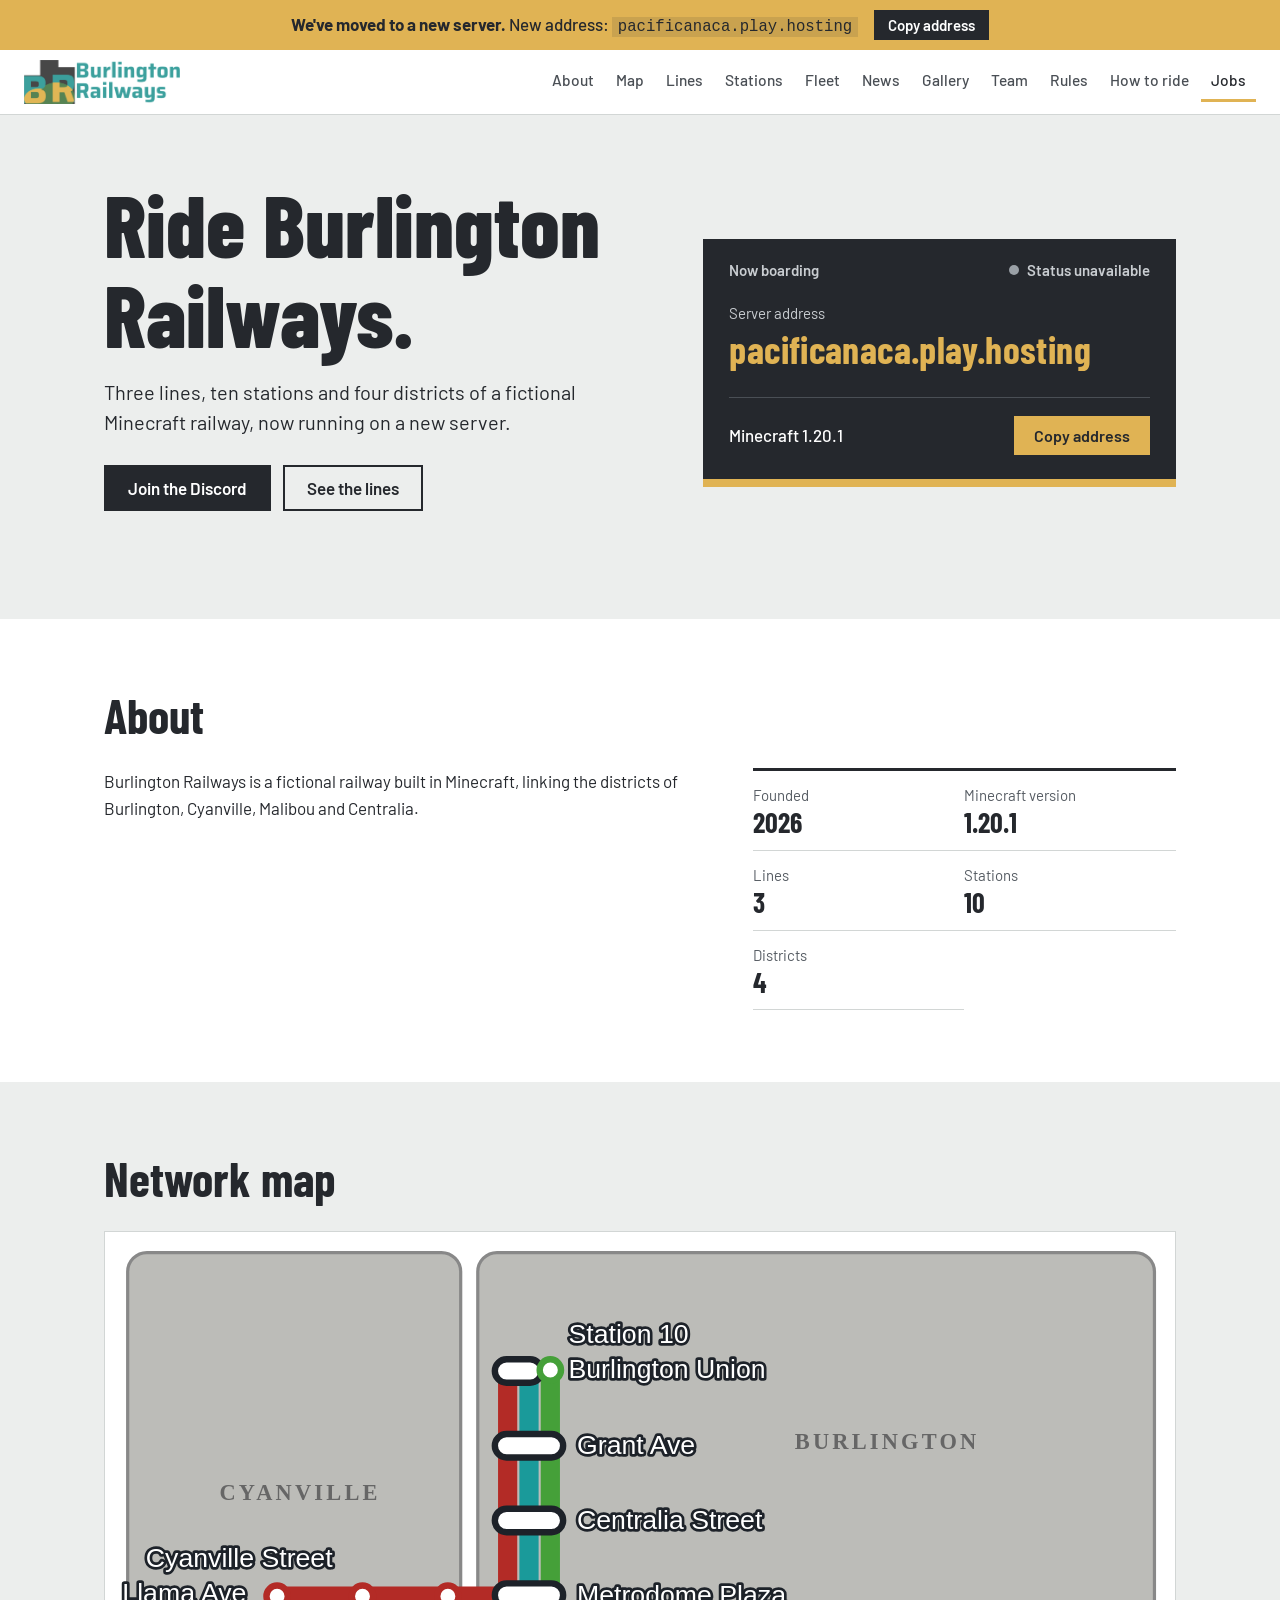
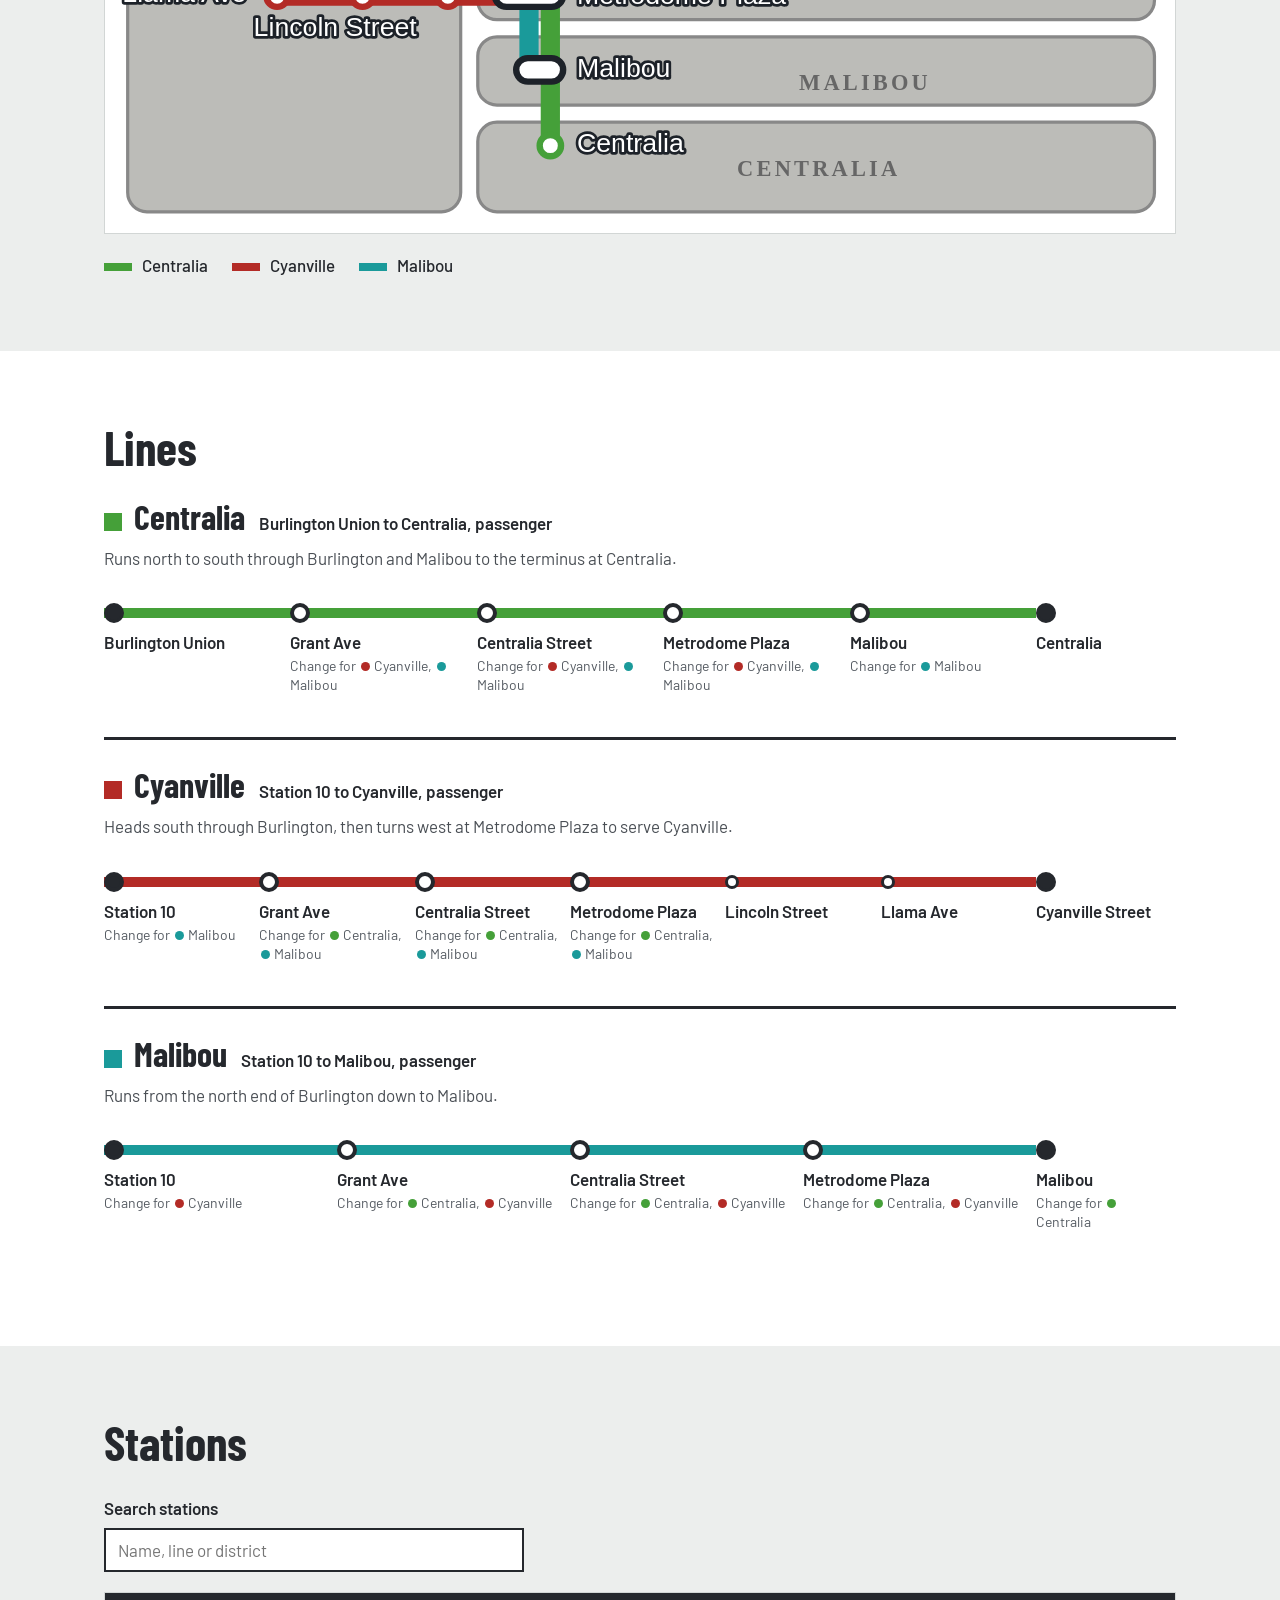
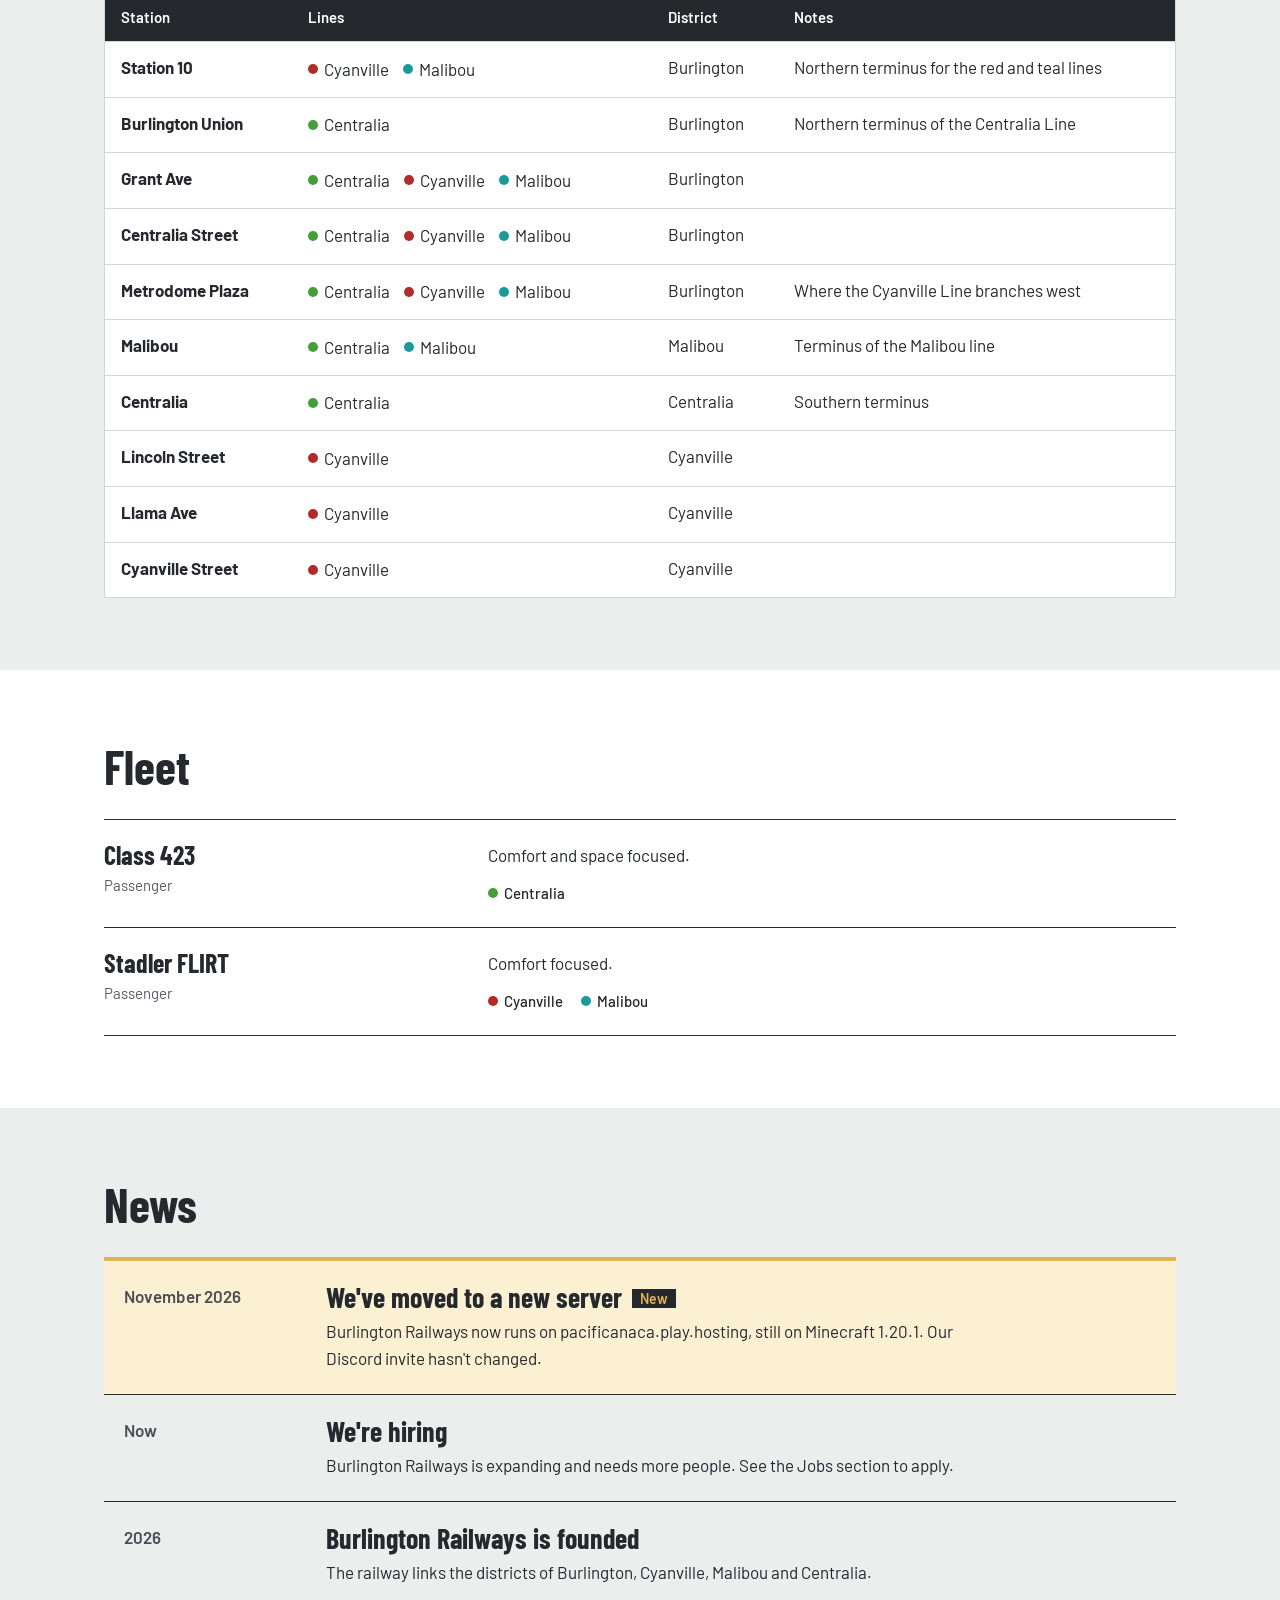
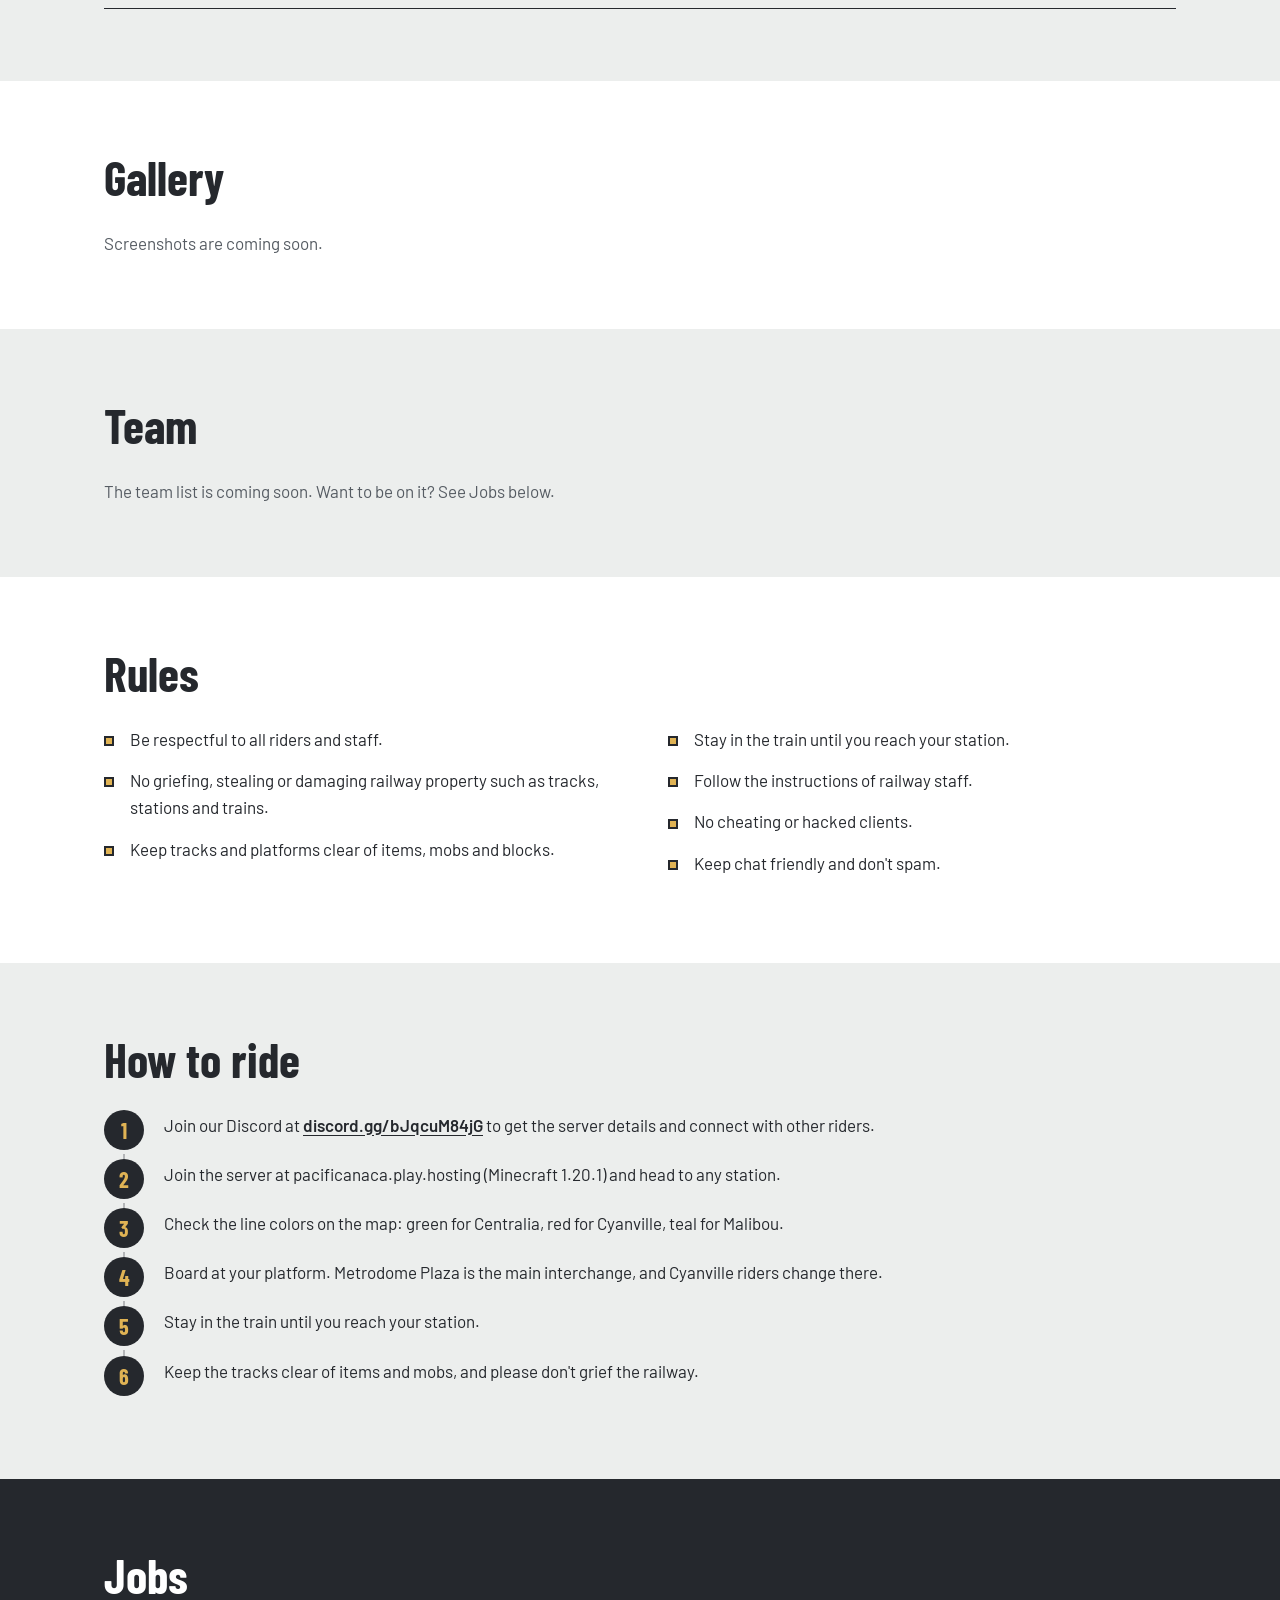
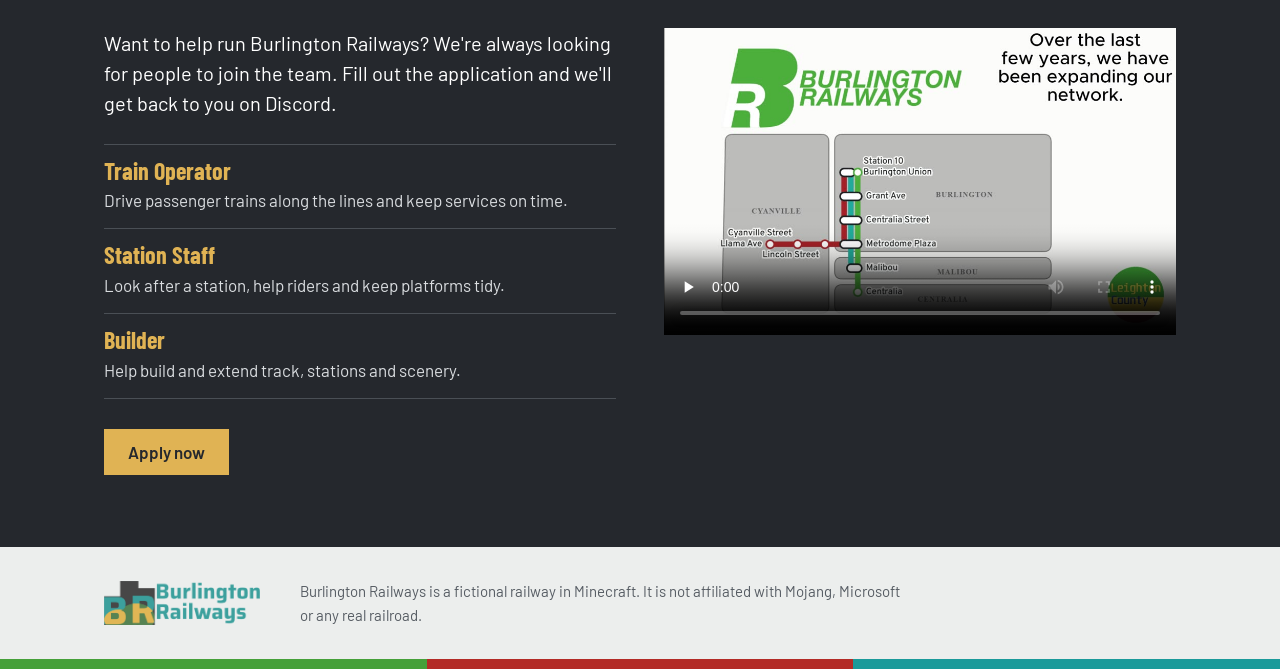
<file: index.html>
<!doctype html>
<html lang="en">
<head>
<meta charset="utf-8">
<meta name="viewport" content="width=device-width, initial-scale=1">
<title>Burlington Railways</title>
<meta name="description" content="Burlington Railways is a fictional Minecraft railway. Lines, stations, fleet, jobs and how to ride.">
<link rel="icon" href="[data-uri]">
<link rel="preconnect" href="https://fonts.googleapis.com">
<link rel="preconnect" href="https://fonts.gstatic.com" crossorigin>
<link href="https://fonts.googleapis.com/css2?family=Barlow:wght@400;500;600&family=Barlow+Condensed:wght@600;700;800&display=swap" rel="stylesheet">
<link rel="stylesheet" href="style.css">
</head>
<body>
<a class="skip" href="#about">Skip to content</a>

<div class="notice" id="notice" hidden>
  <p><strong id="notice-text"></strong> <span class="nt-addr">New address: <code id="notice-addr"></code></span></p>
  <button type="button" class="nt-copy" data-copy>Copy address</button>
</div>

<header class="head">
  <a class="brand" href="#top" aria-label="Burlington Railways, top of page"><span class="brand-logo" role="img" aria-label="Burlington Railways"></span></a>
  <nav class="nav" aria-label="Sections">
    <a href="#about">About</a>
    <a href="#map">Map</a>
    <a href="#lines">Lines</a>
    <a href="#stations">Stations</a>
    <a href="#fleet">Fleet</a>
    <a href="#news">News</a>
    <a href="#gallery">Gallery</a>
    <a href="#team">Team</a>
    <a href="#rules">Rules</a>
    <a href="#ride">How to ride</a>
    <a href="#jobs">Jobs</a>
  </nav>
</header>

<main id="top">
  <section class="hero">
    <div class="wrap hero-grid">
      <div class="hero-copy">
        <h1 id="hero-title">Ride Burlington Railways.</h1>
        <p class="lede" id="hero-sub"></p>
        <div class="cta">
          <a class="btn" id="discord-join" href="#" target="_blank" rel="noopener">Join the Discord</a>
          <a class="btn btn-line" href="#lines">See the lines</a>
        </div>
        <p class="small" id="discord-counts"></p>
      </div>

      <aside class="board" aria-label="Server details">
        <div class="board-top"><span>Now boarding</span><span class="status unknown" id="board-status"><i></i><span id="board-status-text">Checking server</span></span></div>
        <p class="board-label">Server address</p>
        <p class="board-addr" id="board-address"></p>
        <div class="board-foot">
          <span id="board-version"></span>
          <button type="button" class="btn btn-y" data-copy>Copy address</button>
        </div>
      </aside>
    </div>
  </section>

  <section class="band" id="about">
    <div class="wrap">
      <h2>About</h2>
      <div class="about-grid">
        <p class="prose" id="about-text"></p>
        <dl class="facts" id="facts"></dl>
      </div>
    </div>
  </section>

  <section class="band alt" id="map">
    <div class="wrap">
      <h2>Network map</h2>
      <div class="map-frame"><svg viewBox="160 470 980 540" role="img" aria-label="Network map of Burlington Railways" class="netmap">
          <style>
            .d { fill:#bcbcb8; stroke:#888; stroke-width:3; }
            .dl { font-family: Georgia, serif; font-weight:700; letter-spacing:3px; fill:#666; font-size:21px; }
            .ln { fill:none; stroke-width:18; stroke-linecap:round; stroke-linejoin:round; }
            .st { fill:#fff; stroke:#1d2229; stroke-width:6; }
            .tl { fill:#fff; stroke-width:6; }
            .lb { font-family: "Helvetica Neue", Arial, sans-serif; font-size:25px; fill:#fff; stroke:#1d2229; stroke-width:5; paint-order:stroke; stroke-linejoin:round; }
          </style>
          <rect class="d" x="170" y="478" width="312" height="524" rx="18"/>
          <rect class="d" x="498" y="478" width="634" height="344" rx="18"/>
          <rect class="d" x="498" y="838" width="634" height="64" rx="18"/>
          <rect class="d" x="498" y="918" width="634" height="84" rx="18"/>
          <text class="dl" x="256" y="710">CYANVILLE</text>
          <text class="dl" x="795" y="662">BURLINGTON</text>
          <text class="dl" x="799" y="888">MALIBOU</text>
          <text class="dl" x="741" y="968">CENTRALIA</text>

          <path class="ln" stroke="#b32b26" d="M526 588 V800 H310"/>
          <path class="ln" stroke="#1a9a9a" d="M546 588 V868"/>
          <path class="ln" stroke="#45a039" d="M566 588 V940"/>

          <rect class="st" x="514" y="578" width="44" height="22" rx="11"/>
          <rect class="st" x="514" y="648" width="64" height="22" rx="11"/>
          <rect class="st" x="514" y="718" width="64" height="22" rx="11"/>
          <rect class="st" x="514" y="788" width="64" height="22" rx="11"/>
          <rect class="st" x="534" y="858" width="44" height="22" rx="11"/>
          <circle class="tl" cx="566" cy="588" r="10" stroke="#45a039"/>
          <circle class="tl" cx="566" cy="940" r="10" stroke="#45a039"/>
          <circle class="tl" cx="310" cy="800" r="10" stroke="#b32b26"/>
          <circle class="tl" cx="390" cy="800" r="10" stroke="#b32b26"/>
          <circle class="tl" cx="470" cy="800" r="10" stroke="#b32b26"/>

          <text class="lb" x="583" y="563">Station 10</text>
          <text class="lb" x="583" y="596">Burlington Union</text>
          <text class="lb" x="591" y="667">Grant Ave</text>
          <text class="lb" x="591" y="737">Centralia Street</text>
          <text class="lb" x="591" y="807">Metrodome Plaza</text>
          <text class="lb" x="591" y="876">Malibou</text>
          <text class="lb" x="591" y="946">Centralia</text>
          <text class="lb" x="187" y="773">Cyanville Street</text>
          <text class="lb" x="165" y="805">Llama Ave</text>
          <text class="lb" x="288" y="837">Lincoln Street</text>
        </svg></div>
      <ul class="legend" id="legend"></ul>
    </div>
  </section>

  <section class="band" id="lines">
    <div class="wrap">
      <h2>Lines</h2>
      <div id="lines-list"></div>
    </div>
  </section>

  <section class="band alt" id="stations">
    <div class="wrap">
      <h2>Stations</h2>
      <label class="filter"><span>Search stations</span><input id="station-filter" type="search" placeholder="Name, line or district" autocomplete="off"></label>
      <div class="table-wrap">
        <table>
          <thead><tr><th scope="col">Station</th><th scope="col">Lines</th><th scope="col">District</th><th scope="col">Notes</th></tr></thead>
          <tbody id="stations-body"></tbody>
        </table>
      </div>
    </div>
  </section>

  <section class="band" id="fleet">
    <div class="wrap">
      <h2>Fleet</h2>
      <div class="rows" id="fleet-list"></div>
    </div>
  </section>

  <section class="band alt" id="news">
    <div class="wrap">
      <h2>News</h2>
      <ol class="news" id="news-list"></ol>
    </div>
  </section>

  <section class="band" id="gallery">
    <div class="wrap">
      <h2>Gallery</h2>
      <div class="gallery" id="gallery-list"></div>
    </div>
  </section>

  <section class="band alt" id="team">
    <div class="wrap">
      <h2>Team</h2>
      <div class="rows" id="team-list"></div>
    </div>
  </section>

  <section class="band" id="rules">
    <div class="wrap">
      <h2>Rules</h2>
      <ul class="rules" id="rules-list"></ul>
    </div>
  </section>

  <section class="band alt" id="ride">
    <div class="wrap">
      <h2>How to ride</h2>
      <ol class="steps" id="ride-steps"></ol>
    </div>
  </section>

  <section class="band dark" id="jobs">
    <div class="wrap">
      <h2>Jobs</h2>
      <div class="jobs-grid">
        <div>
          <p class="lede" id="jobs-intro"></p>
          <ul class="jobs" id="jobs-list"></ul>
          <a class="btn btn-y" id="jobs-apply" href="#" target="_blank" rel="noopener">Apply now</a>
        </div>
        <video controls preload="none" poster="br-ad-poster.jpg" playsinline>
          <source src="br-ad.mp4" type="video/mp4">
        </video>
      </div>
    </div>
  </section>
</main>

<footer class="foot">
  <div class="wrap foot-in">
    <span class="brand-logo" role="img" aria-label="Burlington Railways"></span>
    <p>Burlington Railways is a fictional railway in Minecraft. It is not affiliated with Mojang, Microsoft or any real railroad.</p>
  </div>
  <div class="stripe"><i></i><i></i><i></i></div>
</footer>

<script src="data.js"></script>
<script src="main.js"></script>
</body>
</html>
</file>
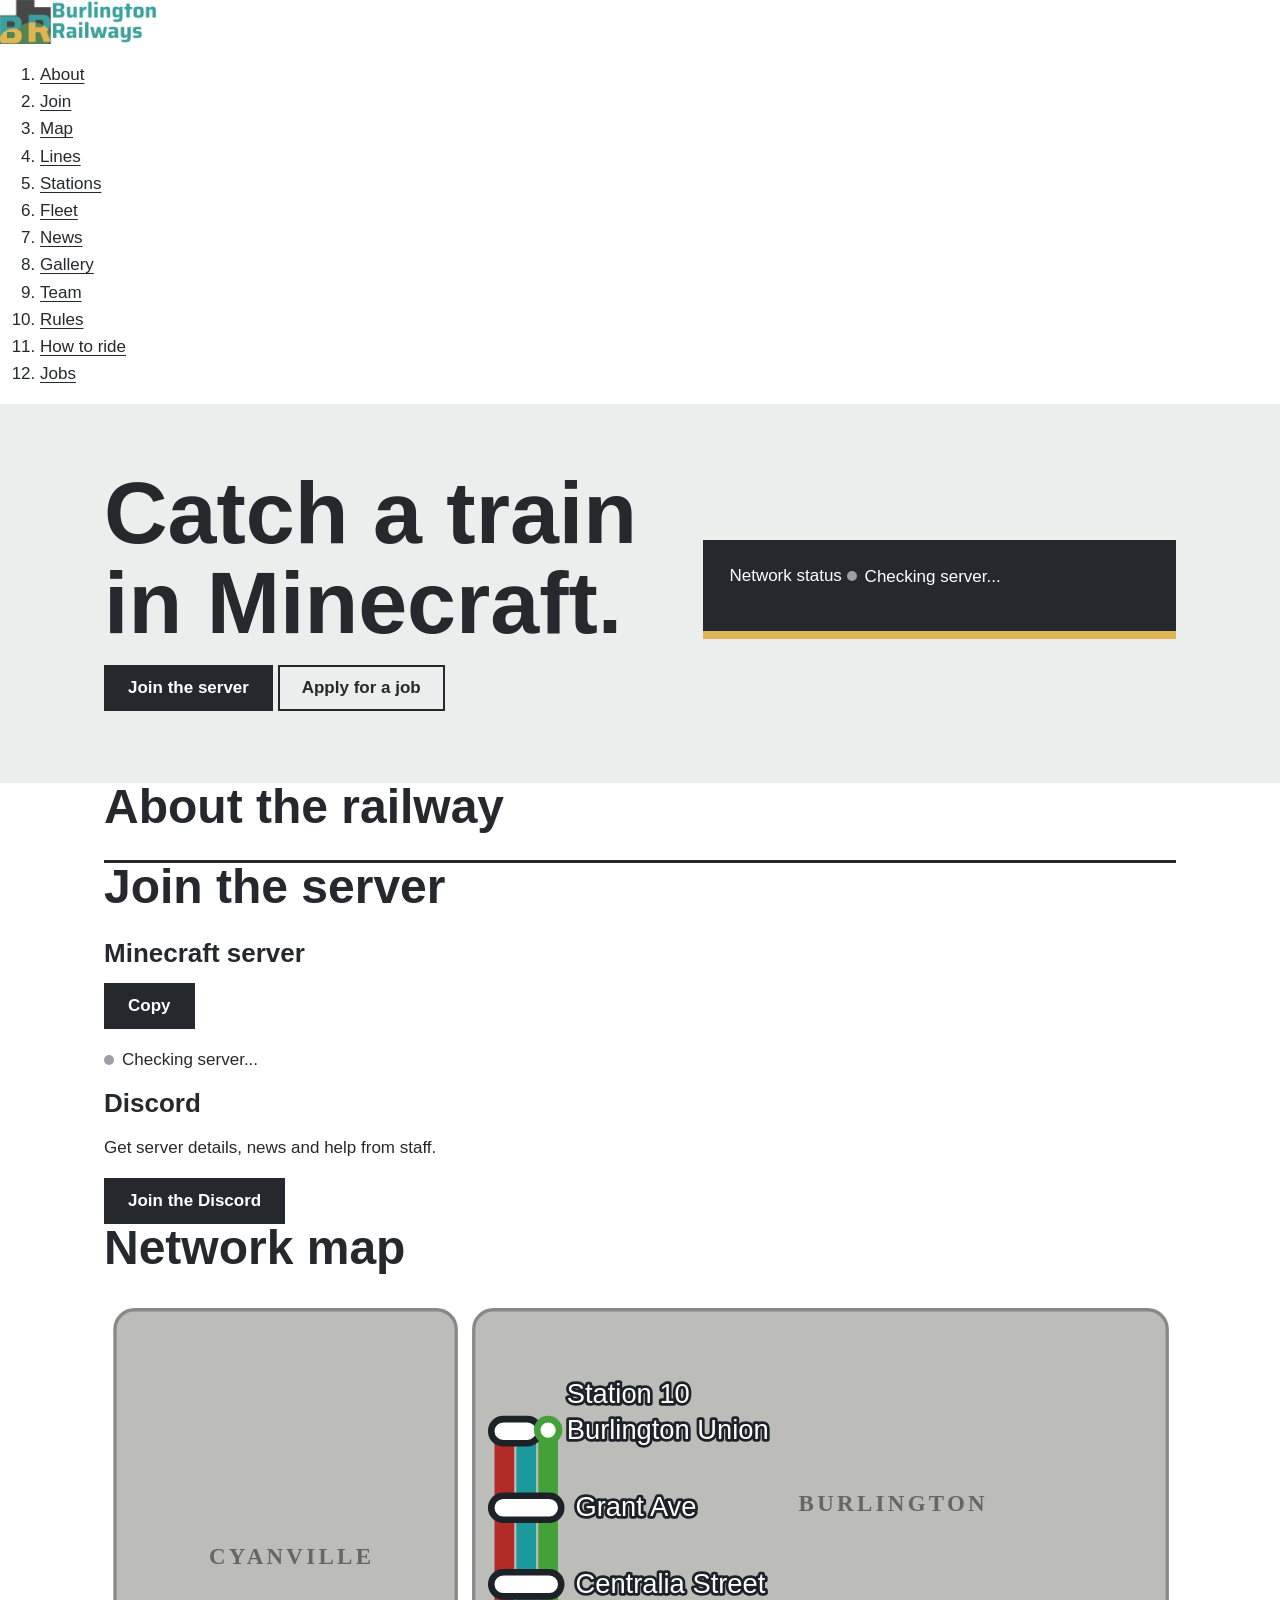
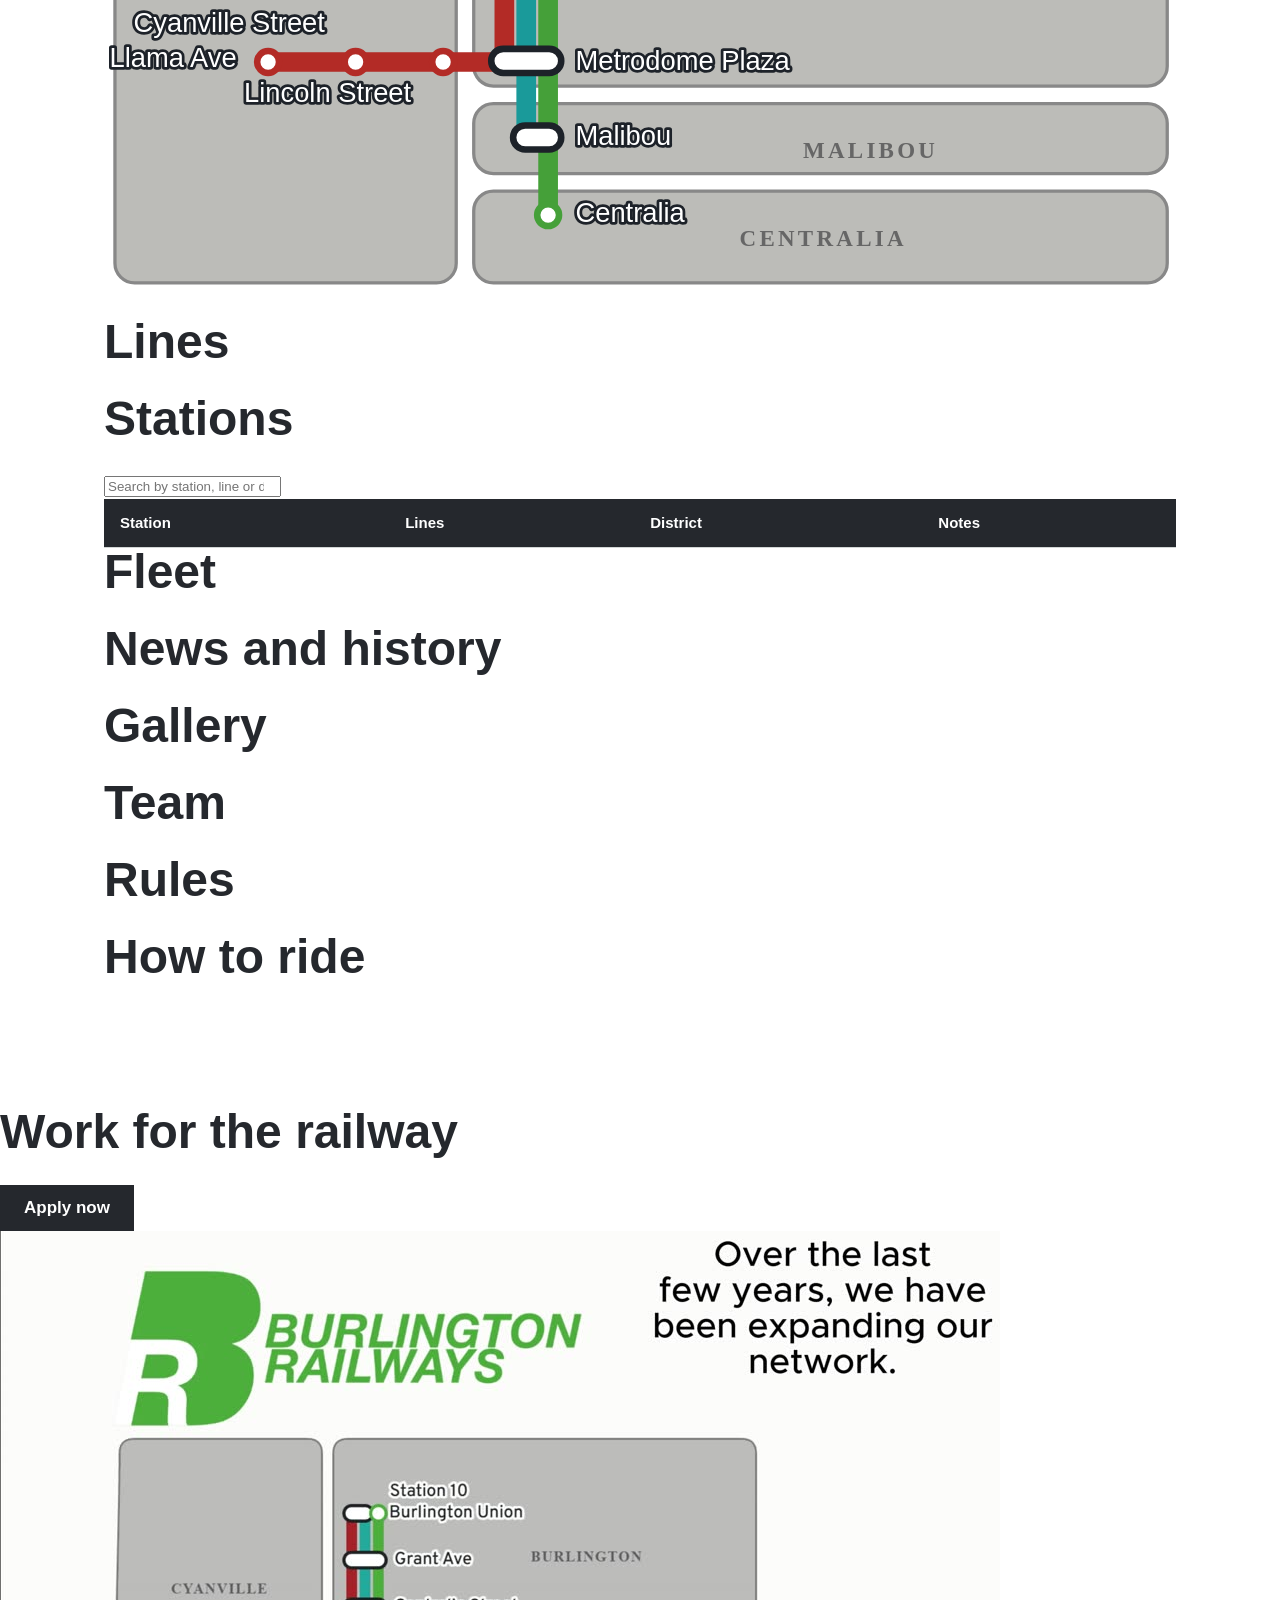
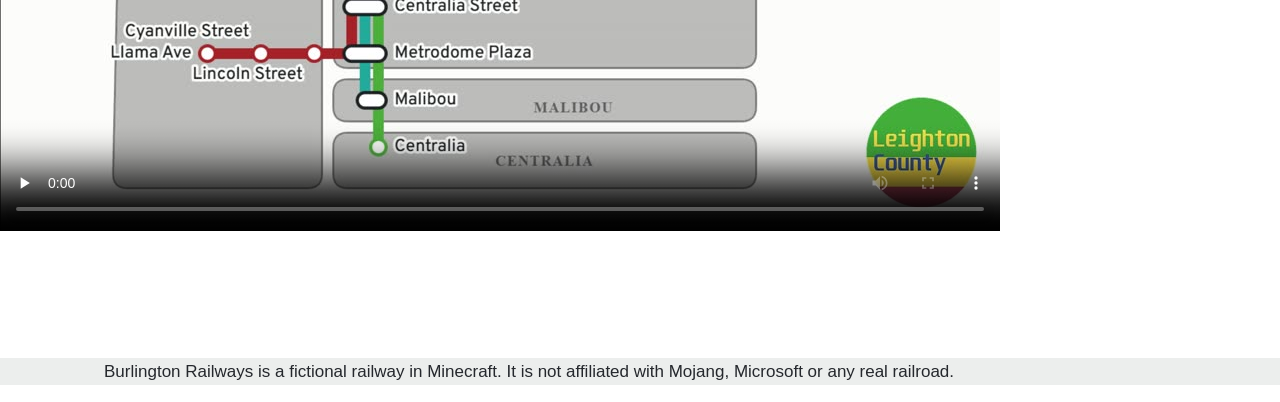
<file: index (1).html>
<!doctype html>
<html lang="en">
<head>
  <meta charset="utf-8">
  <meta name="viewport" content="width=device-width, initial-scale=1">
  <title>Burlington Railways | Minecraft Railway Info</title>
  <meta name="description" content="Lines, stations, fleet and how to ride Burlington Railways, a fictional Minecraft railway.">
  <meta name="theme-color" content="#45a039">
  <link rel="icon" href="[data-uri]">
  <link rel="stylesheet" href="style.css">
</head>
<body>
  <a class="skip" href="#main">Skip to content</a>

  <nav class="rail" aria-label="Sections">
    <a class="brand" href="#top"><span class="brand-logo" role="img" aria-label="Burlington Railways"></span></a>
    <ol>
      <li style="--i:0"><a href="#about">About</a></li>
      <li style="--i:1"><a href="#community">Join</a></li>
      <li style="--i:2"><a href="#map">Map</a></li>
      <li style="--i:3"><a href="#lines">Lines</a></li>
      <li style="--i:4"><a href="#stations">Stations</a></li>
      <li style="--i:5"><a href="#fleet">Fleet</a></li>
      <li style="--i:6"><a href="#news">News</a></li>
      <li style="--i:7"><a href="#gallery">Gallery</a></li>
      <li style="--i:8"><a href="#team">Team</a></li>
      <li style="--i:9"><a href="#rules">Rules</a></li>
      <li style="--i:10"><a href="#ride">How to ride</a></li>
      <li style="--i:11"><a href="#jobs">Jobs</a></li>
    </ol>
  </nav>

  <div class="page">
    <main id="main">
      <section id="top" class="hero">
        <div class="wrap hero-grid">
          <div class="hero-copy">
            <h1>Catch a train in Minecraft.</h1>
            <p class="hero-sub" id="hero-sub"></p>
            <div class="hero-cta">
              <a class="btn" href="#community">Join the server</a>
              <a class="btn btn-line" href="#jobs">Apply for a job</a>
            </div>
          </div>
          <div class="board" role="group" aria-label="Network status">
            <div class="board-head">
              <span>Network status</span>
              <span class="status unknown" id="board-status"><i class="dot"></i><span id="board-status-text">Checking server...</span></span>
            </div>
            <ul class="board-rows" id="board-rows"></ul>
          </div>
        </div>
      </section>

      <section id="about" class="sec">
        <div class="wrap">
          <h2>About the railway</h2>
          <div class="about">
            <p class="lead" id="about-text"></p>
            <dl class="facts" id="facts"></dl>
          </div>
        </div>
      </section>

      <section id="community" class="sec">
        <div class="wrap">
          <h2>Join the server</h2>
          <div class="join">
            <div>
              <h3>Minecraft server</h3>
              <p class="muted" id="server-version"></p>
              <div class="nameplate">
                <span class="addr" id="server-address"></span>
                <button class="btn btn-light btn-small" id="server-copy" type="button">Copy</button>
              </div>
              <p class="status unknown" id="server-status" aria-live="polite"><i class="dot"></i><span id="server-status-text">Checking server...</span></p>
            </div>
            <div>
              <h3>Discord</h3>
              <p class="muted" id="discord-counts">Get server details, news and help from staff.</p>
              <a class="btn" id="discord-join" href="#community" target="_blank" rel="noopener">Join the Discord</a>
            </div>
          </div>
        </div>
      </section>

      <section id="map" class="sec">
        <div class="wrap">
          <h2>Network map</h2>
          <div class="mapbox">
            <svg viewBox="160 470 980 540" role="img" aria-label="Network map of Burlington Railways" class="netmap">
          <style>
            .d { fill:#bcbcb8; stroke:#888; stroke-width:3; }
            .dl { font-family: Georgia, serif; font-weight:700; letter-spacing:3px; fill:#666; font-size:21px; }
            .ln { fill:none; stroke-width:18; stroke-linecap:round; stroke-linejoin:round; }
            .st { fill:#fff; stroke:#1d2229; stroke-width:6; }
            .tl { fill:#fff; stroke-width:6; }
            .lb { font-family: "Helvetica Neue", Arial, sans-serif; font-size:25px; fill:#fff; stroke:#1d2229; stroke-width:5; paint-order:stroke; stroke-linejoin:round; }
          </style>
          <rect class="d" x="170" y="478" width="312" height="524" rx="18"/>
          <rect class="d" x="498" y="478" width="634" height="344" rx="18"/>
          <rect class="d" x="498" y="838" width="634" height="64" rx="18"/>
          <rect class="d" x="498" y="918" width="634" height="84" rx="18"/>
          <text class="dl" x="256" y="710">CYANVILLE</text>
          <text class="dl" x="795" y="662">BURLINGTON</text>
          <text class="dl" x="799" y="888">MALIBOU</text>
          <text class="dl" x="741" y="968">CENTRALIA</text>

          <path class="ln" stroke="#b32b26" d="M526 588 V800 H310"/>
          <path class="ln" stroke="#1a9a9a" d="M546 588 V868"/>
          <path class="ln" stroke="#45a039" d="M566 588 V940"/>

          <rect class="st" x="514" y="578" width="44" height="22" rx="11"/>
          <rect class="st" x="514" y="648" width="64" height="22" rx="11"/>
          <rect class="st" x="514" y="718" width="64" height="22" rx="11"/>
          <rect class="st" x="514" y="788" width="64" height="22" rx="11"/>
          <rect class="st" x="534" y="858" width="44" height="22" rx="11"/>
          <circle class="tl" cx="566" cy="588" r="10" stroke="#45a039"/>
          <circle class="tl" cx="566" cy="940" r="10" stroke="#45a039"/>
          <circle class="tl" cx="310" cy="800" r="10" stroke="#b32b26"/>
          <circle class="tl" cx="390" cy="800" r="10" stroke="#b32b26"/>
          <circle class="tl" cx="470" cy="800" r="10" stroke="#b32b26"/>

          <text class="lb" x="583" y="563">Station 10</text>
          <text class="lb" x="583" y="596">Burlington Union</text>
          <text class="lb" x="591" y="667">Grant Ave</text>
          <text class="lb" x="591" y="737">Centralia Street</text>
          <text class="lb" x="591" y="807">Metrodome Plaza</text>
          <text class="lb" x="591" y="876">Malibou</text>
          <text class="lb" x="591" y="946">Centralia</text>
          <text class="lb" x="187" y="773">Cyanville Street</text>
          <text class="lb" x="165" y="805">Llama Ave</text>
          <text class="lb" x="288" y="837">Lincoln Street</text>
        </svg>
            <ul class="legend" id="legend"></ul>
          </div>
        </div>
      </section>

      <section id="lines" class="sec">
        <div class="wrap">
          <h2>Lines</h2>
          <div class="lines" id="lines-list"></div>
        </div>
      </section>

      <section id="stations" class="sec">
        <div class="wrap">
          <h2>Stations</h2>
          <input id="station-filter" class="finder" type="search" placeholder="Search by station, line or district" aria-label="Search stations">
          <div class="tablebox">
            <table>
              <thead><tr><th>Station</th><th>Lines</th><th>District</th><th>Notes</th></tr></thead>
              <tbody id="stations-body"></tbody>
            </table>
          </div>
        </div>
      </section>

      <section id="fleet" class="sec">
        <div class="wrap">
          <h2>Fleet</h2>
          <div class="fleet" id="fleet-list"></div>
        </div>
      </section>

      <section id="news" class="sec">
        <div class="wrap">
          <h2>News and history</h2>
          <ol class="news" id="news-list"></ol>
        </div>
      </section>

      <section id="gallery" class="sec">
        <div class="wrap">
          <h2>Gallery</h2>
          <div class="gallery" id="gallery-list"></div>
        </div>
      </section>

      <section id="team" class="sec">
        <div class="wrap">
          <h2>Team</h2>
          <div class="team" id="team-list"></div>
        </div>
      </section>

      <section id="rules" class="sec">
        <div class="wrap">
          <h2>Rules</h2>
          <ul class="rules" id="rules-list"></ul>
        </div>
      </section>

      <section id="ride" class="sec">
        <div class="wrap">
          <h2>How to ride</h2>
          <ol class="ride" id="ride-steps"></ol>
        </div>
      </section>

      <section id="jobs" class="sec band">
        <div class="wrap jobs">
          <div>
            <h2>Work for the railway</h2>
            <p class="lead" id="jobs-intro"></p>
            <ul class="roles" id="jobs-list"></ul>
            <a class="btn btn-light btn-big" id="jobs-apply" href="#jobs" target="_blank" rel="noopener">Apply now</a>
          </div>
          <video class="ad" controls preload="none" playsinline poster="br-ad-poster.jpg">
            <source src="br-ad.mp4" type="video/mp4">
            Your browser can't play this video.
          </video>
        </div>
      </section>
    </main>

    <footer class="foot">
      <div class="wrap">
        <div class="foot-logo" role="img" aria-label="Burlington Railways"></div>
        <p>Burlington Railways is a fictional railway in Minecraft. It is not affiliated with Mojang, Microsoft or any real railroad.</p>
      </div>
    </footer>
  </div>

  <script src="data.js"></script>
  <script src="main.js"></script>
</body>
</html>
</file>
<file: style.css>
/* Burlington Railways. Colors come from the logo; line colors come from the map. */
:root {
  --ink: #25282d;
  --ink-2: #4a4f55;
  --muted: #565c63;
  --paper: #ffffff;
  --concrete: #eceeed;
  --rule: #d2d6d5;
  --signal: #e0b354;
  --signal-soft: #fbf0d2;
  --green: #45a039;
  --red: #b32b26;
  --teal: #1a9a9a;
  --body: "Barlow", "Helvetica Neue", Arial, sans-serif;
  --display: "Barlow Condensed", "Arial Narrow", "Helvetica Neue", Arial, sans-serif;
  --wrap: 1120px;
}
*, *::before, *::after { box-sizing: border-box; }
[hidden] { display: none !important; }
html { scroll-behavior: smooth; scroll-padding-top: 88px; }
body { margin: 0; font: 400 17px/1.6 var(--body); color: var(--ink); background: var(--paper); -webkit-font-smoothing: antialiased; }
img, video, svg { max-width: 100%; }
a { color: inherit; text-underline-offset: 3px; }
code { font: 500 0.92em ui-monospace, Menlo, Consolas, monospace; background: var(--concrete); padding: 1px 6px; }
:focus-visible { outline: 3px solid var(--ink); outline-offset: 3px; }
.dark :focus-visible, .board :focus-visible, .notice :focus-visible { outline-color: var(--signal); }
.skip { position: absolute; left: -999px; top: 8px; background: var(--ink); color: #fff; padding: 8px 14px; z-index: 50; }
.skip:focus { left: 8px; }
.wrap { max-width: var(--wrap); margin: 0 auto; padding: 0 24px; }

/* Logo */
.brand-logo { display: block; width: 168px; height: 44px; background: var(--logo) left center / contain no-repeat; }

/* Service notice */
.notice { background: var(--signal); color: var(--ink); display: flex; gap: 16px; align-items: center; justify-content: center; padding: 10px 24px; font-weight: 500; }
.notice p { margin: 0; }
.notice code { background: rgba(37, 40, 45, 0.12); }
.nt-copy { font: 600 15px var(--body); background: var(--ink); color: #fff; border: 0; padding: 6px 14px; cursor: pointer; flex: none; }
.nt-copy:hover { background: #000; }

/* Header */
.head { position: sticky; top: 0; z-index: 20; background: var(--paper); border-bottom: 1px solid var(--rule); display: flex; align-items: center; gap: 28px; padding: 10px 24px; }
.brand { flex: none; display: block; }
.nav { display: flex; gap: 2px; flex-wrap: wrap; margin-left: auto; }
.nav a { text-decoration: none; padding: 6px 10px; font-weight: 500; font-size: 15.5px; color: var(--ink-2); border-bottom: 3px solid transparent; }
.nav a:hover { color: var(--ink); }
.nav a[aria-current="true"] { color: var(--ink); border-bottom-color: var(--signal); }

/* Headings */
h1, h2, h3 { font-family: var(--display); line-height: 1.02; margin: 0; letter-spacing: 0; }
h1 { font-weight: 800; font-size: clamp(48px, 7.2vw, 88px); }
h2 { font-weight: 700; font-size: clamp(34px, 4.4vw, 48px); margin-bottom: 28px; }
h3 { font-weight: 700; font-size: 26px; }
.lede { font-size: 20px; line-height: 1.5; max-width: 34em; margin: 18px 0 0; }
.small { font-size: 15px; color: var(--muted); margin: 14px 0 0; min-height: 1.5em; }
.prose { max-width: 38em; margin: 0; }

/* Buttons */
.btn { display: inline-block; font: 600 17px var(--body); text-decoration: none; background: var(--ink); color: #fff; border: 2px solid var(--ink); padding: 11px 22px; cursor: pointer; }
.btn:hover { background: #000; border-color: #000; }
.btn-line { background: transparent; color: var(--ink); }
.btn-line:hover { background: var(--ink); color: #fff; }
.btn-y { background: var(--signal); color: var(--ink); border-color: var(--signal); }
.btn-y:hover { background: #ecc46e; border-color: #ecc46e; color: var(--ink); }
.cta { display: flex; gap: 12px; flex-wrap: wrap; margin-top: 28px; }

/* Hero */
.hero { background: var(--concrete); padding: 64px 0 72px; }
.hero-grid { display: grid; grid-template-columns: minmax(0, 1.15fr) minmax(0, 1fr); gap: 56px; align-items: center; }

/* Destination board: the one orchestrated moment */
.board { background: var(--ink); color: #fff; padding: 22px 26px 24px; border-bottom: 8px solid var(--signal); }
.board-top { display: flex; justify-content: space-between; gap: 12px; flex-wrap: wrap; font: 600 15px var(--body); color: #c9cdd1; margin-bottom: 22px; }
.board-label { margin: 0; font-size: 15px; color: #c9cdd1; }
.board-addr { margin: 4px 0 0; font: 700 clamp(24px, 3vw, 38px)/1.1 var(--display); color: var(--signal); letter-spacing: 0.01em; }
.board-foot { display: flex; justify-content: space-between; align-items: center; gap: 14px; flex-wrap: wrap; margin-top: 26px; padding-top: 18px; border-top: 1px solid #4a4f55; font-weight: 500; }
.board .btn-y { padding: 8px 18px; font-size: 16px; }
.status { display: inline-flex; align-items: center; gap: 8px; }
.status i { width: 10px; height: 10px; border-radius: 50%; background: #9aa0a6; display: inline-block; }
.status.online i { background: #6fd15f; }
.status.offline i { background: #ef6a63; }
@media (prefers-reduced-motion: no-preference) {
  .board-addr { animation: reveal 0.9s steps(14, end) 0.25s both; }
  @keyframes reveal { from { clip-path: inset(0 100% 0 0); } to { clip-path: inset(0 0 0 0); } }
}

/* Bands */
.band { padding: 72px 0; background: var(--paper); }
.band.alt { background: var(--concrete); }
.band.dark { background: var(--ink); color: #fff; }

/* About */
.about-grid { display: grid; grid-template-columns: minmax(0, 1.4fr) minmax(0, 1fr); gap: 56px; align-items: start; }
.facts { margin: 0; display: grid; grid-template-columns: 1fr 1fr; border-top: 3px solid var(--ink); }
.facts div { padding: 12px 0; border-bottom: 1px solid var(--rule); }
.facts dt { font-size: 15px; color: var(--muted); }
.facts dd { margin: 0; font: 700 28px/1.1 var(--display); }

/* Map */
.map-frame { background: var(--paper); border: 1px solid var(--rule); padding: 12px; overflow-x: auto; }
.map-frame svg { display: block; width: 100%; height: auto; min-width: 640px; }
.legend { list-style: none; margin: 18px 0 0; padding: 0; display: flex; gap: 24px; flex-wrap: wrap; font-weight: 500; }
.swatch { display: inline-block; width: 28px; height: 8px; margin-right: 10px; vertical-align: middle; }

/* Lines: strip maps like the ones above carriage doors */
.line { padding: 28px 0 34px; border-top: 3px solid var(--ink); }
.line:first-child { border-top: 0; padding-top: 0; }
.line-head { display: flex; align-items: baseline; gap: 14px; flex-wrap: wrap; }
.line-head h3 { font-size: 34px; }
.line-head h3::before { content: ""; display: inline-block; width: 18px; height: 18px; background: var(--c); margin-right: 12px; vertical-align: -1px; }
.line-route { font-weight: 600; margin: 0; }
.line-desc { margin: 8px 0 26px; max-width: 42em; color: var(--ink-2); }
.strip { list-style: none; margin: 0; padding: 0; display: flex; overflow-x: auto; }
.strip li { position: relative; flex: 1 0 128px; padding: 34px 12px 8px 0; min-width: 0; }
.strip li::before { content: ""; position: absolute; left: 0; right: 0; top: 10px; height: 10px; background: var(--c); }
.strip li:last-child::before { display: none; }
.strip li::after { content: ""; position: absolute; left: 0; top: 8px; width: 14px; height: 14px; border-radius: 50%; background: #fff; border: 3px solid var(--ink); box-sizing: border-box; }
.strip li.end::after { background: var(--ink); width: 20px; height: 20px; top: 5px; }
.strip li.x::after { width: 20px; height: 20px; top: 5px; border-width: 4px; }
.strip li:last-child { flex: 0 0 140px; }
.stop-name { display: block; font-weight: 600; line-height: 1.25; }
.xfer { display: block; font-size: 14px; color: var(--muted); margin-top: 4px; line-height: 1.35; }
.xdot { display: inline-block; width: 9px; height: 9px; border-radius: 50%; margin: 0 4px 0 2px; }

/* Stations */
.filter { display: block; max-width: 420px; margin-bottom: 20px; }
.filter span { display: block; font-weight: 600; margin-bottom: 6px; }
.filter input { width: 100%; font: 400 17px var(--body); padding: 10px 12px; border: 2px solid var(--ink); background: #fff; color: var(--ink); }
.table-wrap { overflow-x: auto; background: #fff; border: 1px solid var(--rule); }
table { width: 100%; border-collapse: collapse; min-width: 640px; }
th, td { text-align: left; padding: 12px 16px; border-bottom: 1px solid var(--rule); vertical-align: top; }
th { font-weight: 600; font-size: 15px; background: var(--ink); color: #fff; }
tbody tr:last-child td { border-bottom: 0; }
.lchip { display: inline-flex; align-items: center; gap: 6px; margin: 0 14px 2px 0; white-space: nowrap; }
.lchip i { width: 10px; height: 10px; border-radius: 50%; display: inline-block; }

/* Fleet and team: ruled rows */
.rows > article { display: grid; grid-template-columns: minmax(0, 1fr) minmax(0, 2fr); gap: 12px 40px; padding: 22px 0; border-top: 1px solid var(--ink); }
.rows > article:last-child { border-bottom: 1px solid var(--ink); }
.rows p { margin: 0; }
.role { color: var(--muted); font-size: 15px; margin-top: 4px !important; }
.tags { margin-top: 12px !important; display: flex; gap: 8px 18px; flex-wrap: wrap; font-size: 15px; font-weight: 500; }
.tags span { display: inline-flex; align-items: center; gap: 6px; }
.tags i { width: 10px; height: 10px; border-radius: 50%; display: inline-block; }
.empty { margin: 0; color: var(--muted); }

/* News */
.news { list-style: none; margin: 0; padding: 0; }
.news li { display: grid; grid-template-columns: 170px minmax(0, 1fr); gap: 8px 32px; padding: 22px 20px; border-top: 1px solid var(--ink); }
.news li:last-child { border-bottom: 1px solid var(--ink); }
.news li.hl { background: var(--signal-soft); border-top-color: var(--signal); border-top-width: 4px; }
.news .when { font-weight: 600; color: var(--ink-2); }
.news h3 { font-size: 28px; }
.news p { margin: 6px 0 0; max-width: 40em; }
.pill { display: inline-block; font: 600 14px var(--body); background: var(--ink); color: var(--signal); padding: 1px 8px; margin-left: 10px; vertical-align: 4px; }

/* Gallery */
.gallery { display: grid; grid-template-columns: repeat(auto-fill, minmax(260px, 1fr)); gap: 16px; }
.shot { margin: 0; }
.shot img { display: block; width: 100%; aspect-ratio: 16 / 10; object-fit: cover; }
.shot figcaption { font-size: 15px; color: var(--muted); margin-top: 6px; }

/* Rules */
.rules { list-style: none; margin: 0; padding: 0; columns: 2; column-gap: 56px; }
.rules li { break-inside: avoid; position: relative; padding: 0 0 14px 26px; }
.rules li::before { content: ""; position: absolute; left: 0; top: 0.6em; width: 10px; height: 10px; background: var(--signal); box-shadow: inset 0 0 0 2px var(--ink); }

/* Steps */
.steps { list-style: none; margin: 0; padding: 0; counter-reset: s; max-width: 46em; }
.steps li { counter-increment: s; position: relative; padding: 0 0 22px 60px; }
.steps li::before { content: counter(s); position: absolute; left: 0; top: -2px; width: 40px; height: 40px; border-radius: 50%; background: var(--ink); color: var(--signal); font: 700 22px/40px var(--display); text-align: center; }
.steps li::after { content: ""; position: absolute; left: 19px; top: 42px; bottom: 2px; width: 2px; background: var(--ink-2); opacity: 0.35; }
.steps li:last-child::after { display: none; }
.steps a { font-weight: 600; }

/* Jobs */
.jobs-grid { display: grid; grid-template-columns: minmax(0, 1fr) minmax(0, 1fr); gap: 48px; align-items: start; }
.dark .lede { margin-top: 0; }
.jobs { list-style: none; margin: 26px 0 30px; padding: 0; }
.jobs li { padding: 14px 0; border-top: 1px solid #4a4f55; }
.jobs li:last-child { border-bottom: 1px solid #4a4f55; }
.jobs h3 { color: var(--signal); font-size: 24px; }
.jobs p { margin: 4px 0 0; color: #d9dcdf; }
.dark video { width: 100%; background: #000; display: block; }

/* Footer */
.foot { background: var(--concrete); }
.foot-in { display: flex; gap: 28px; align-items: center; padding-top: 32px; padding-bottom: 32px; }
.foot-in p { margin: 0; color: var(--muted); font-size: 15px; max-width: 40em; }
.stripe { display: flex; height: 10px; }
.stripe i { flex: 1; }
.stripe i:nth-child(1) { background: var(--green); }
.stripe i:nth-child(2) { background: var(--red); }
.stripe i:nth-child(3) { background: var(--teal); }

/* Tablet */
@media (max-width: 1000px) {
  .head { gap: 16px; }
  .nav a { padding: 6px 7px; font-size: 14.5px; }
}
@media (max-width: 900px) {
  .hero-grid, .about-grid, .jobs-grid { grid-template-columns: 1fr; gap: 36px; }
  .rules { columns: 1; }
}

/* Phone */
@media (max-width: 760px) {
  body { font-size: 16.5px; }
  .wrap { padding: 0 16px; }
  .notice { flex-wrap: wrap; justify-content: flex-start; padding: 10px 16px; gap: 8px; }
  .nt-addr { display: block; }
  .head { display: contents; }
  .brand { padding: 12px 16px 6px; background: var(--paper); }
  .nav { position: sticky; top: 0; z-index: 20; margin: 0; flex-wrap: nowrap; overflow-x: auto; background: var(--paper); border-bottom: 1px solid var(--rule); padding: 0 8px; gap: 0; scrollbar-width: none; }
  .nav::-webkit-scrollbar { display: none; }
  .nav a { white-space: nowrap; padding: 12px 10px 9px; }
  html { scroll-padding-top: 56px; }
  .hero { padding: 36px 0 44px; }
  .band { padding: 48px 0; }
  .lede { font-size: 18px; }
  .rows > article { grid-template-columns: 1fr; }
  .news li { grid-template-columns: 1fr; padding: 18px 14px; }
  .foot-in { flex-direction: column; align-items: flex-start; }

  /* Strip maps turn vertical */
  .strip { flex-direction: column; overflow: visible; }
  .strip li, .strip li:last-child { flex: none; padding: 2px 0 16px 38px; }
  .strip li::before { left: 6px; right: auto; top: 0; bottom: 0; width: 10px; height: auto; }
  .strip li::after { left: 3px; top: 3px; }
  .strip li.end::after, .strip li.x::after { left: 0; top: 1px; }
  .strip li:last-child { padding-bottom: 2px; }
}
@media (prefers-reduced-motion: reduce) { html { scroll-behavior: auto; } }

/* Logo (embedded so it works anywhere) */
:root { --logo: url("[data-uri]"); }
</file>
